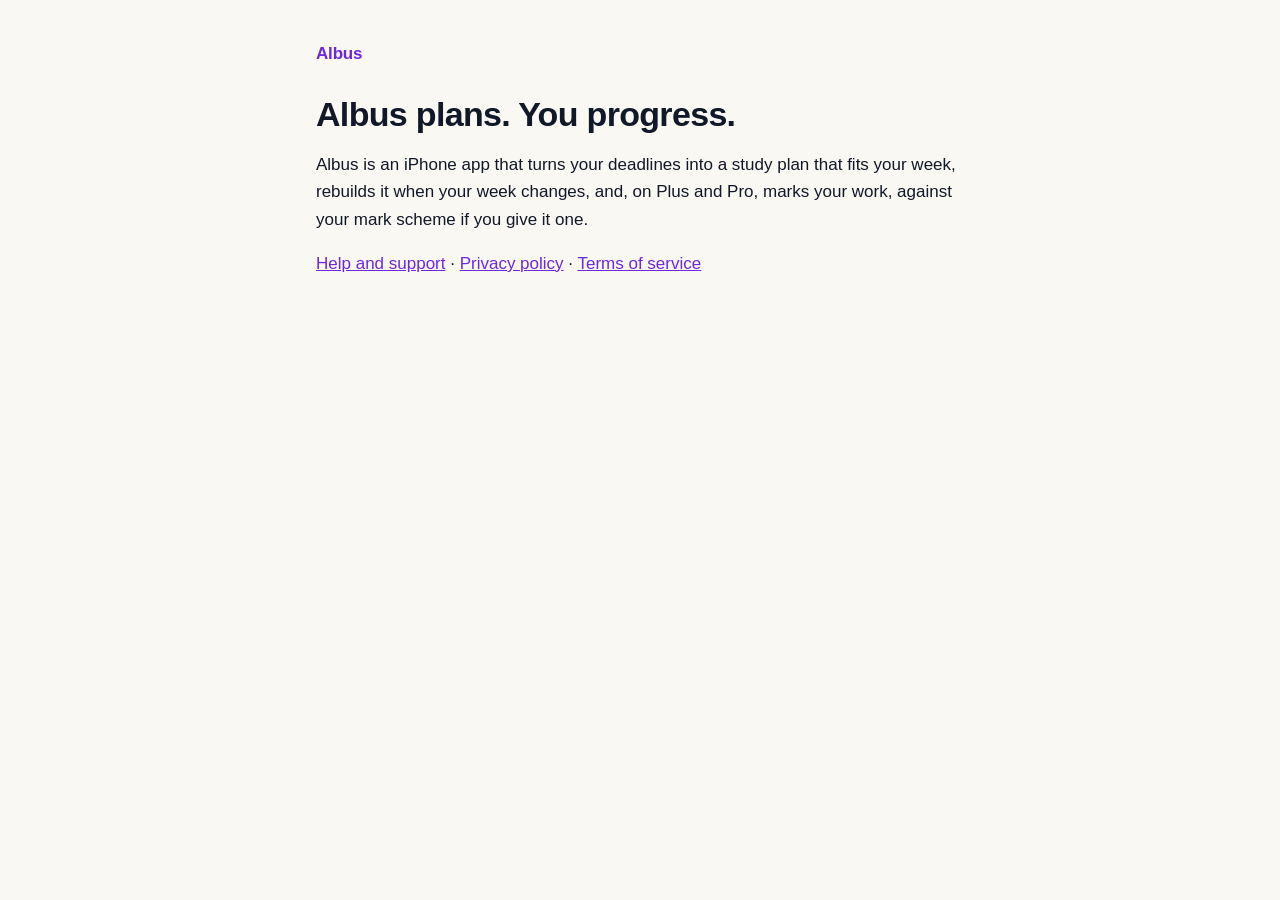
<file: website/index.html>
<!doctype html>
<html lang="en">
<head>
  <meta charset="utf-8">
  <meta name="viewport" content="width=device-width, initial-scale=1">
  <title>Albus</title>
  <meta name="description" content="Albus plans your study hours around your deadlines.">
  <link rel="stylesheet" href="style.css">
</head>
<body>
<main>
  <header><a class="brand" href="/">Albus</a></header>
  <h1>Albus plans. You progress.</h1>
  <p>Albus is an iPhone app that turns your deadlines into a study plan that fits your week,
     rebuilds it when your week changes, and, on Plus and Pro, marks your work, against your mark scheme if
     you give it one.</p>
  <p><a href="/support/">Help and support</a> · <a href="/privacy/">Privacy policy</a> · <a href="/terms/">Terms of service</a></p>
</main>
</body>
</html>
</file>
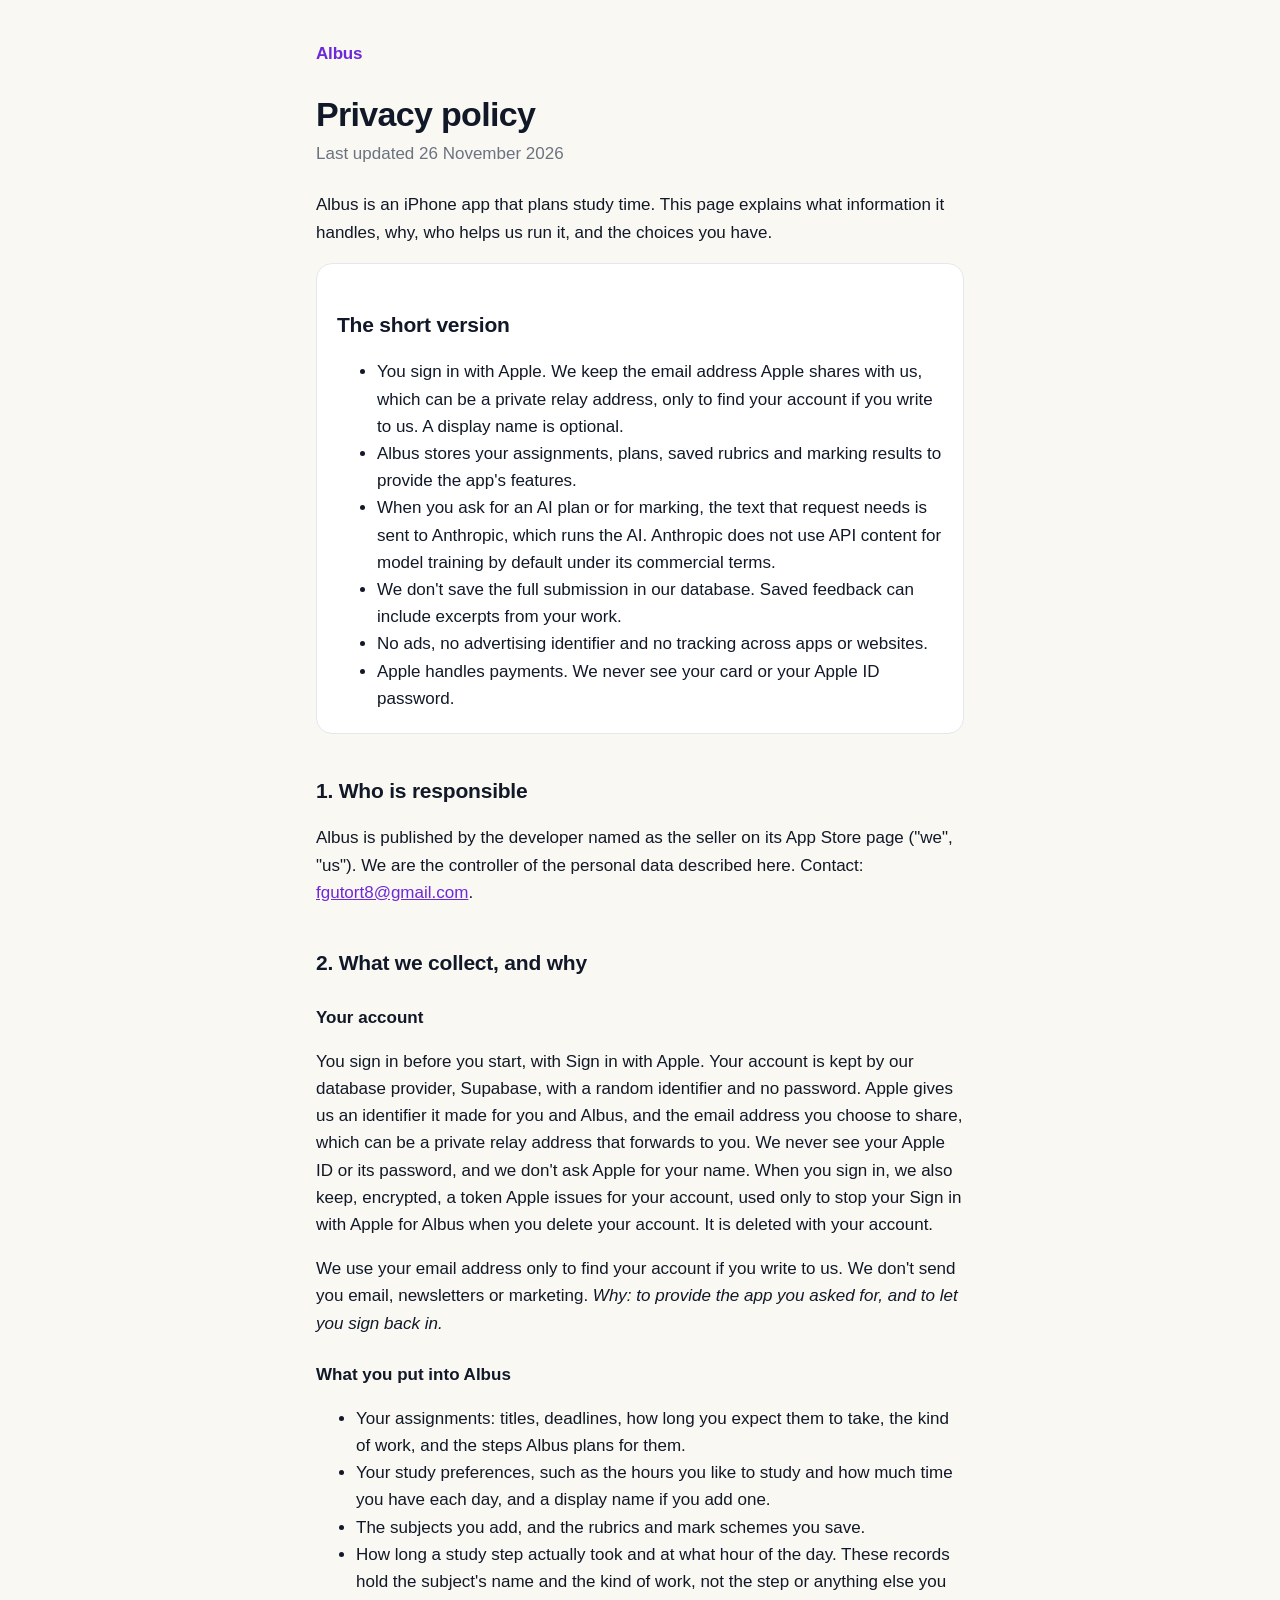
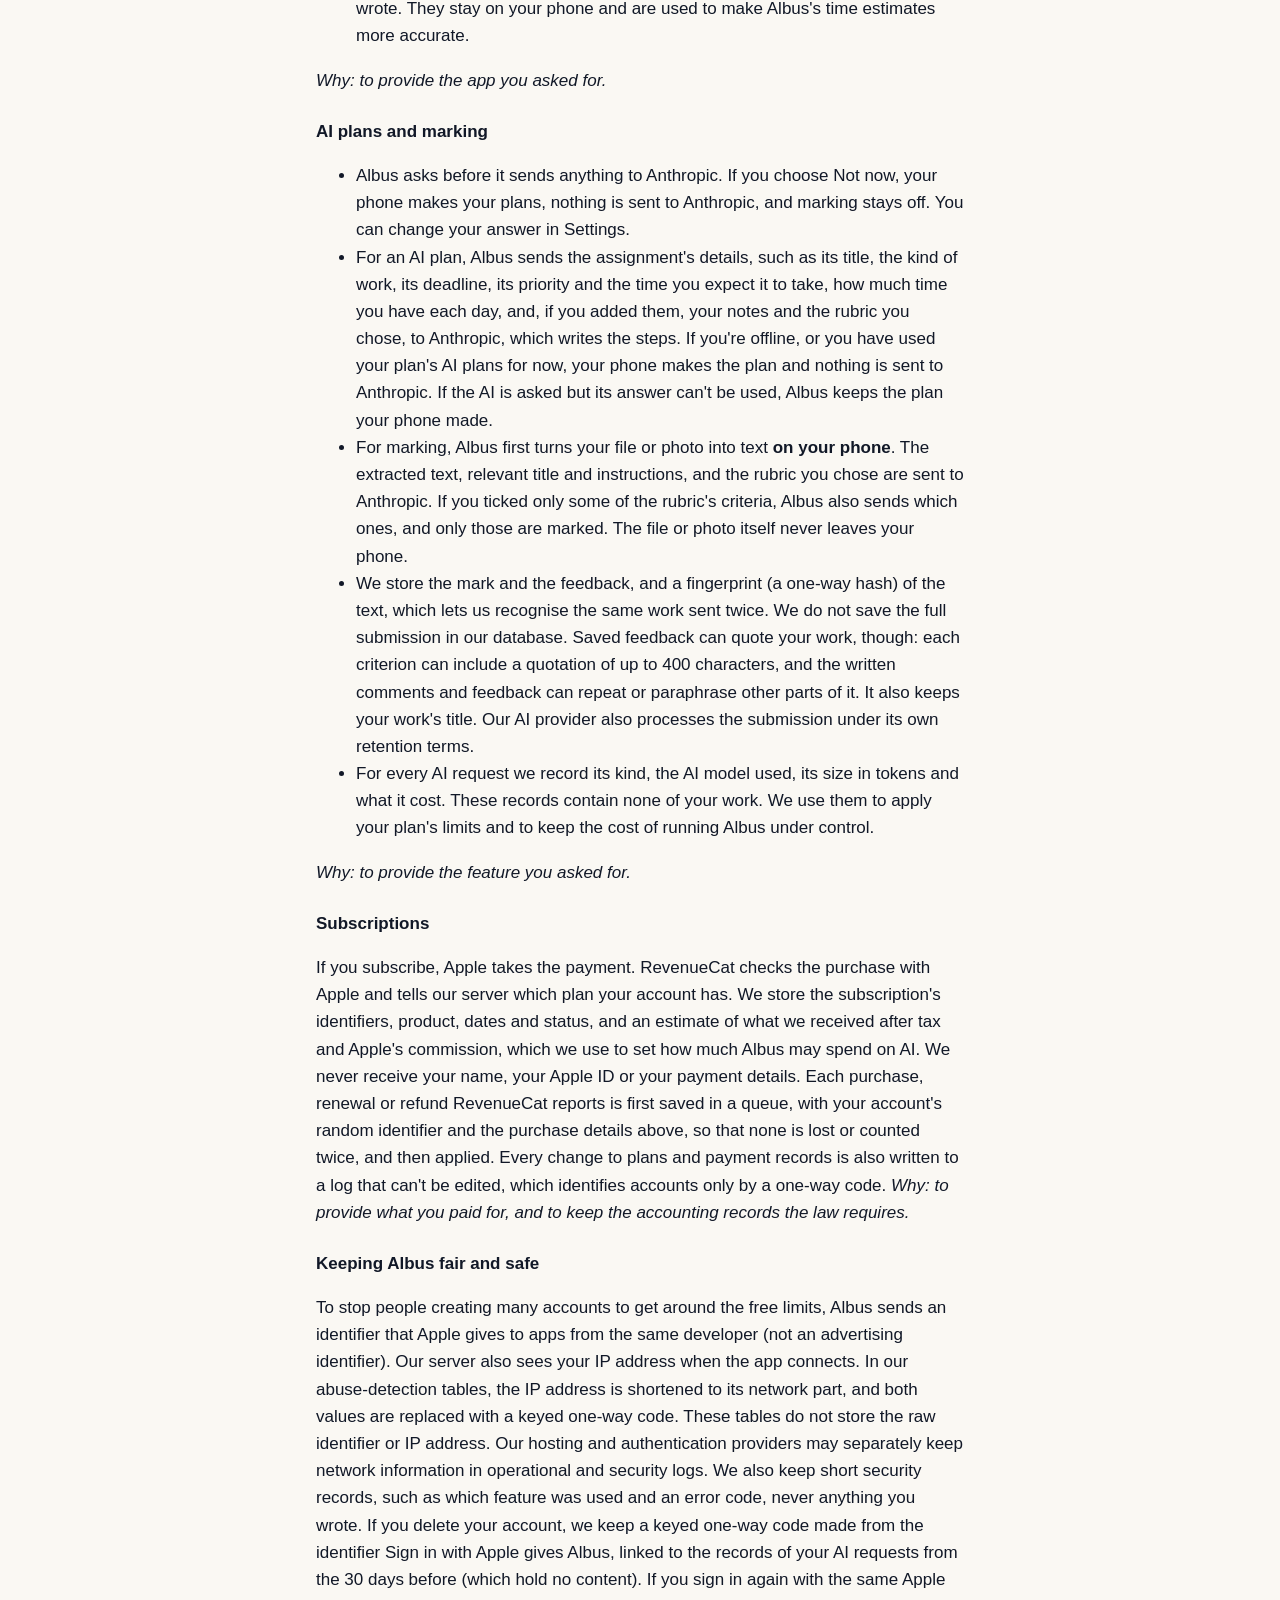
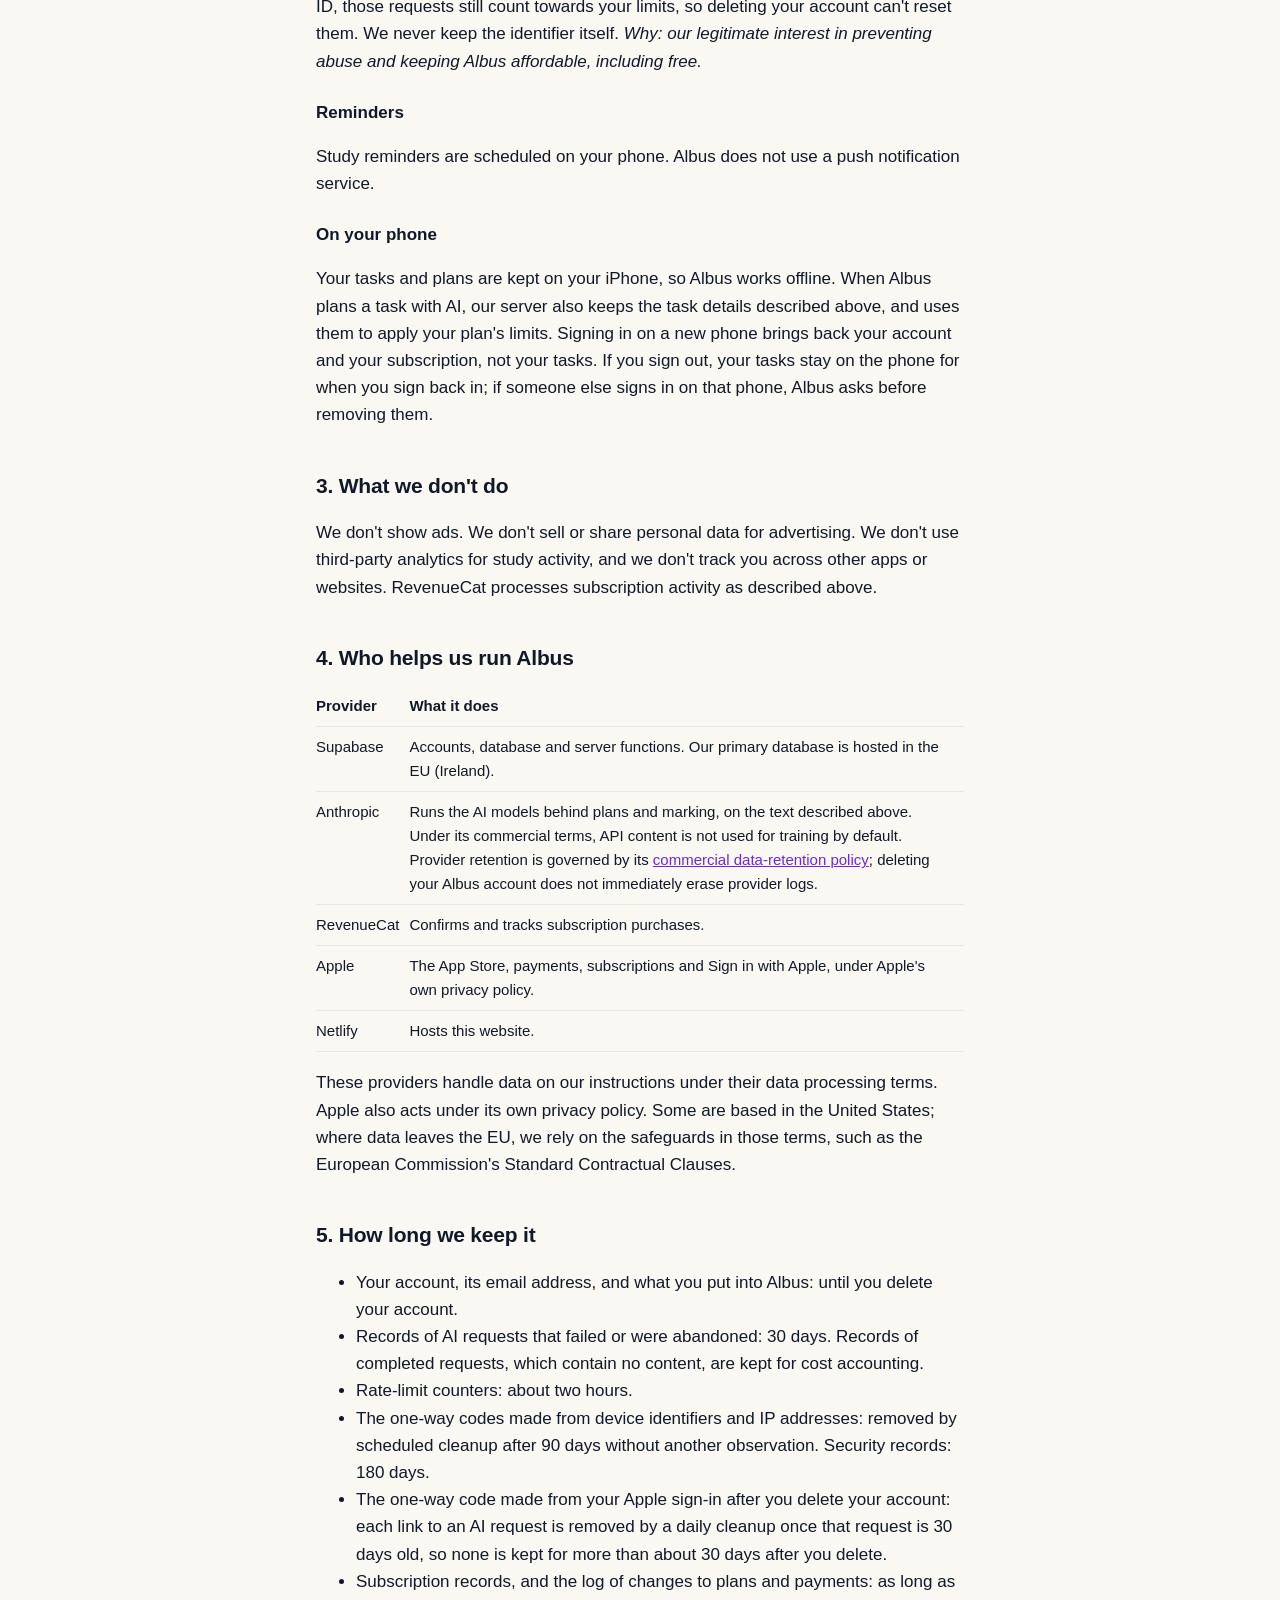
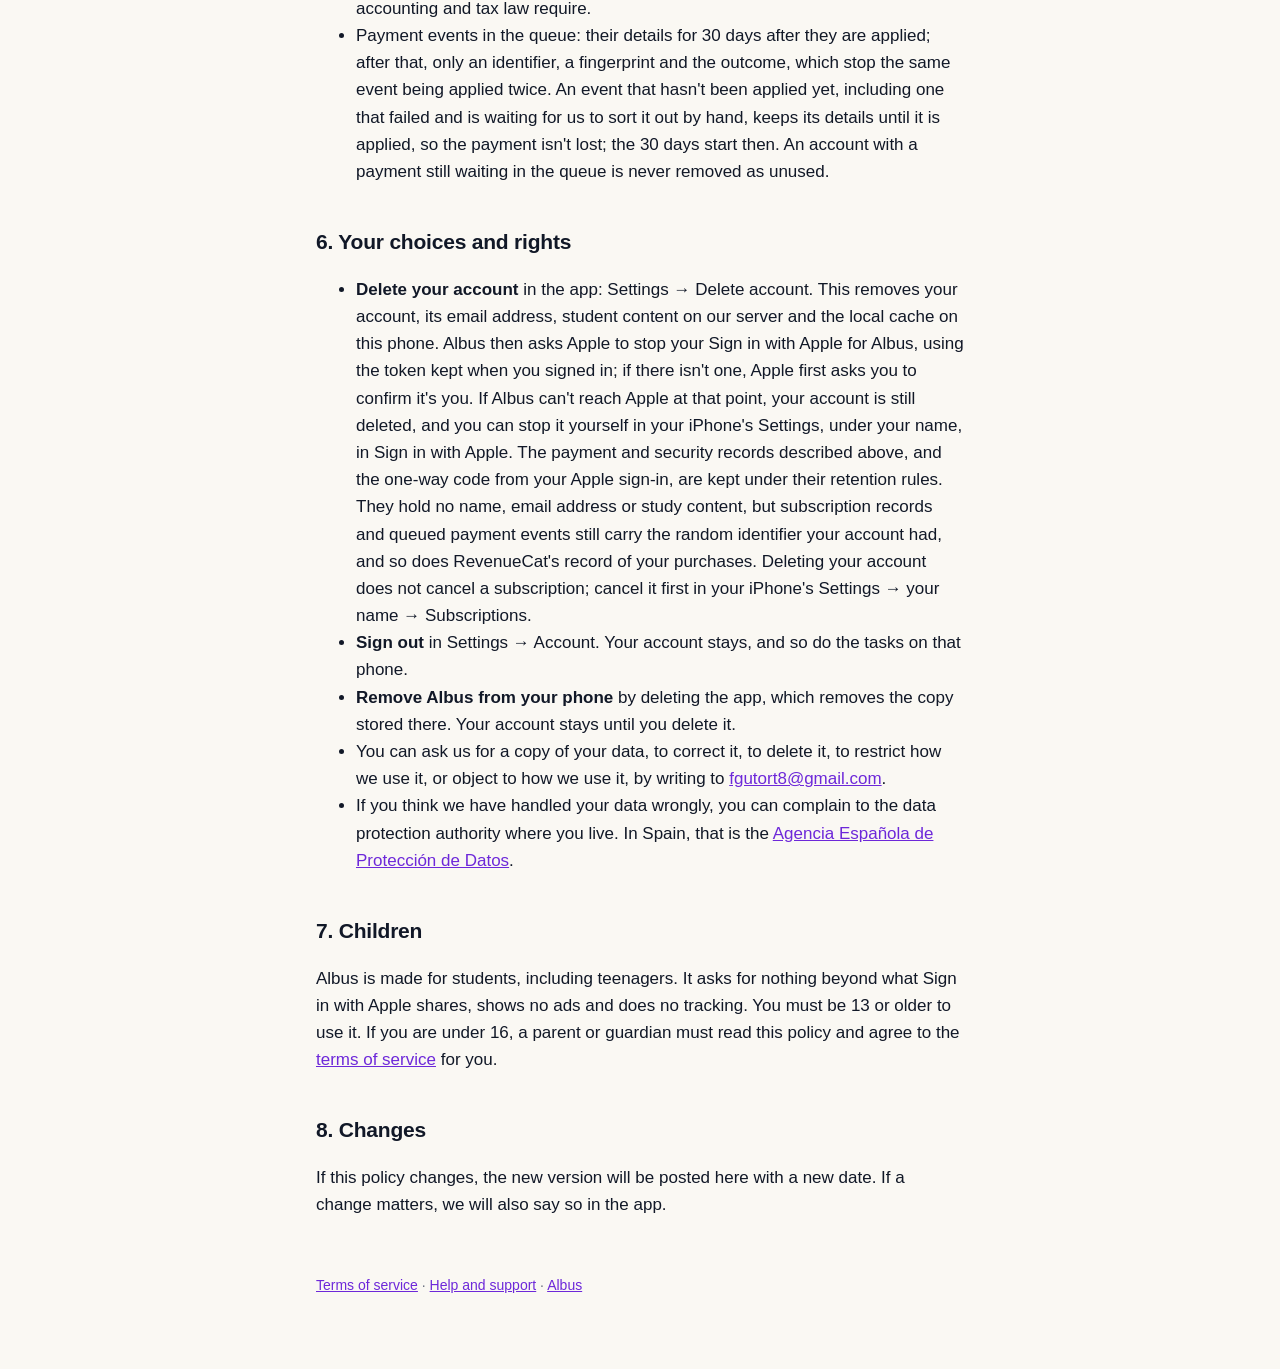
<file: website/privacy/index.html>
<!doctype html>
<html lang="en">
<head>
  <meta charset="utf-8">
  <meta name="viewport" content="width=device-width, initial-scale=1">
  <title>Albus Privacy Policy</title>
  <meta name="description" content="What Albus does with your information, who helps, and your choices.">
  <link rel="stylesheet" href="../style.css">
</head>
<body>
<main>
  <header><a class="brand" href="/">Albus</a></header>

  <h1>Privacy policy</h1>
  <p class="updated">Last updated 26 November 2026</p>

  <p>Albus is an iPhone app that plans study time. This page explains what information it
     handles, why, who helps us run it, and the choices you have.</p>

  <div class="summary">
    <h2>The short version</h2>
    <ul>
      <li>You sign in with Apple. We keep the email address Apple shares with us, which can be a private relay address, only to find your account if you write to us. A display name is optional.</li>
      <li>Albus stores your assignments, plans, saved rubrics and marking results to provide the app's features.</li>
      <li>When you ask for an AI plan or for marking, the text that request needs is sent to Anthropic,
          which runs the AI. Anthropic does not use API content for model training by default under its commercial terms.</li>
      <li>We don't save the full submission in our database. Saved feedback can include excerpts from your work.</li>
      <li>No ads, no advertising identifier and no tracking across apps or websites.</li>
      <li>Apple handles payments. We never see your card or your Apple ID password.</li>
    </ul>
  </div>

  <h2>1. Who is responsible</h2>
  <p>Albus is published by the developer named as the seller on its App Store page
     ("we", "us"). We are the controller of the personal data described here.
     Contact: <a href="mailto:fgutort8@gmail.com">fgutort8@gmail.com</a>.</p>

  <h2>2. What we collect, and why</h2>

  <h3>Your account</h3>
  <p>You sign in before you start, with Sign in with Apple. Your account is kept by our database provider,
     Supabase, with a random identifier and no password. Apple gives us an identifier it made for you and
     Albus, and the email address you choose to share, which can be a private relay address that forwards to
     you. We never see your Apple ID or its password, and we don't ask Apple for your name.
     When you sign in, we also keep, encrypted, a token Apple issues for your account, used only to stop
     your Sign in with Apple for Albus when you delete your account. It is deleted with your account.</p>
  <p>We use your email address only to find your account if you write to us. We don't send you email,
     newsletters or marketing.
     <em>Why: to provide the app you asked for, and to let you sign back in.</em></p>

  <h3>What you put into Albus</h3>
  <ul>
    <li>Your assignments: titles, deadlines, how long you expect them to take, the kind of work, and
        the steps Albus plans for them.</li>
    <li>Your study preferences, such as the hours you like to study and how much time you have each
        day, and a display name if you add one.</li>
    <li>The subjects you add, and the rubrics and mark schemes you save.</li>
    <li>How long a study step actually took and at what hour of the day. These records hold the subject's
        name and the kind of work, not the step or anything else you wrote. They stay on your phone and are
        used to make Albus's time estimates more accurate.</li>
  </ul>
  <p><em>Why: to provide the app you asked for.</em></p>

  <h3>AI plans and marking</h3>
  <ul>
    <li>Albus asks before it sends anything to Anthropic. If you choose Not now, your phone makes your
        plans, nothing is sent to Anthropic, and marking stays off. You can change your answer in Settings.</li>
    <li>For an AI plan, Albus sends the assignment's details, such as its title, the kind of work, its
        deadline, its priority and the time you expect it to take, how much time you have each day, and,
        if you added them, your notes and the rubric you chose, to Anthropic, which writes the steps.
        If you're offline, or you have used your plan's AI plans for now, your phone makes the plan and
        nothing is sent to Anthropic. If the AI is asked but its answer can't be used, Albus keeps the
        plan your phone made.</li>
    <li>For marking, Albus first turns your file or photo into text <strong>on your phone</strong>.
        The extracted text, relevant title and instructions, and the rubric you chose are sent to Anthropic.
        If you ticked only some of the rubric's criteria, Albus also sends which ones, and only those are marked.
        The file or photo itself never leaves your phone.</li>
    <li>We store the mark and the feedback, and a fingerprint (a one-way hash) of the text, which lets us
        recognise the same work sent twice. We do not save the full submission in our database. Saved feedback can
        quote your work, though: each criterion can include a quotation of up to 400 characters, and the written
        comments and feedback can repeat or paraphrase other parts of it. It also keeps your work's title. Our AI
        provider also processes the submission under its own retention terms.</li>
    <li>For every AI request we record its kind, the AI model used, its size in tokens and what it cost.
        These records contain none of your work. We use them to apply your plan's limits and to keep the
        cost of running Albus under control.</li>
  </ul>
  <p><em>Why: to provide the feature you asked for.</em></p>

  <h3>Subscriptions</h3>
  <p>If you subscribe, Apple takes the payment. RevenueCat checks the purchase with Apple and tells our
     server which plan your account has. We store the subscription's identifiers, product, dates and
     status, and an estimate of what we received after tax and Apple's commission, which we use to set
     how much Albus may spend on AI. We never receive your name, your Apple ID or your payment details.
     Each purchase, renewal or refund RevenueCat reports is first saved in a queue, with your account's
     random identifier and the purchase details above, so that none is lost or counted twice, and then
     applied. Every change to plans and payment records is also written to a log that can't be edited,
     which identifies accounts only by a one-way code.
     <em>Why: to provide what you paid for, and to keep the accounting records the law requires.</em></p>

  <h3>Keeping Albus fair and safe</h3>
  <p>To stop people creating many accounts to get around the free limits, Albus sends an identifier that
     Apple gives to apps from the same developer (not an advertising identifier). Our server also sees
     your IP address when the app connects. In our abuse-detection tables, the IP address is shortened to its
     network part, and both values are replaced with a keyed one-way code. These tables do not store the raw identifier or IP address. Our hosting and authentication providers may separately keep network information in operational and security logs. We also keep short security records, such as which feature was
     used and an error code, never anything you wrote.
     If you delete your account, we keep a keyed one-way code made from the identifier Sign in with Apple
     gives Albus, linked to the records of your AI requests from the 30 days before (which hold no content).
     If you sign in again with the same Apple ID, those requests still count towards your limits, so deleting
     your account can't reset them. We never keep the identifier itself.
     <em>Why: our legitimate interest in preventing abuse and keeping Albus affordable, including free.</em></p>
  <h3>Reminders</h3>
  <p>Study reminders are scheduled on your phone. Albus does not use a push notification service.</p>

  <h3>On your phone</h3>
  <p>Your tasks and plans are kept on your iPhone, so Albus works offline. When Albus plans a task with
     AI, our server also keeps the task details described above, and uses them to apply your plan's
     limits. Signing in on a new phone brings back your account and your subscription, not your tasks.
     If you sign out, your tasks stay on the phone for when you sign back in; if someone else signs in
     on that phone, Albus asks before removing them.</p>

  <h2>3. What we don't do</h2>
  <p>We don't show ads. We don't sell or share personal data for advertising. We don't use third-party
     analytics for study activity, and we don't track you across other apps or websites. RevenueCat processes subscription activity as described above.</p>

  <h2>4. Who helps us run Albus</h2>
  <table>
    <tr><th>Provider</th><th>What it does</th></tr>
    <tr><td>Supabase</td><td>Accounts, database and server functions. Our primary database is hosted in the EU (Ireland).</td></tr>
    <tr><td>Anthropic</td><td>Runs the AI models behind plans and marking, on the text described above.
        Under its commercial terms, API content is not used for training by default. Provider retention is governed by its <a href="https://privacy.claude.com/en/articles/7996866-how-long-do-you-store-my-organization-s-data">commercial data-retention policy</a>; deleting your Albus account does not immediately erase provider logs.</td></tr>
    <tr><td>RevenueCat</td><td>Confirms and tracks subscription purchases.</td></tr>
    <tr><td>Apple</td><td>The App Store, payments, subscriptions and Sign in with Apple, under Apple's own privacy policy.</td></tr>
    <tr><td>Netlify</td><td>Hosts this website.</td></tr>
  </table>
  <p>These providers handle data on our instructions under their data processing terms. Apple also acts
     under its own privacy policy. Some are based
     in the United States; where data leaves the EU, we rely on the safeguards in those terms, such as the
     European Commission's Standard Contractual Clauses.</p>

  <h2>5. How long we keep it</h2>
  <ul>
    <li>Your account, its email address, and what you put into Albus: until you delete your account.</li>
    <li>Records of AI requests that failed or were abandoned: 30 days. Records of completed requests,
        which contain no content, are kept for cost accounting.</li>
    <li>Rate-limit counters: about two hours.</li>
    <li>The one-way codes made from device identifiers and IP addresses: removed by scheduled cleanup after 90 days without another observation. Security records: 180 days.</li>
    <li>The one-way code made from your Apple sign-in after you delete your account: each link to an AI request
        is removed by a daily cleanup once that request is 30 days old, so none is kept for more than about
        30 days after you delete.</li>
    <li>Subscription records, and the log of changes to plans and payments: as long as accounting and tax law require.</li>
    <li>Payment events in the queue: their details for 30 days after they are applied; after that, only an identifier,
        a fingerprint and the outcome, which stop the same event being applied twice. An event that hasn't been
        applied yet, including one that failed and is waiting for us to sort it out by hand, keeps its details until
        it is applied, so the payment isn't lost; the 30 days start then. An account with a payment still waiting in
        the queue is never removed as unused.</li>
  </ul>

  <h2>6. Your choices and rights</h2>
  <ul>
    <li><strong>Delete your account</strong> in the app: Settings → Delete account. This removes your
        account, its email address, student content on our server and the local cache on this phone. Albus
        then asks Apple to stop your Sign in with Apple for Albus, using the token kept when you signed in; if
        there isn't one, Apple first asks you to confirm it's you. If Albus can't reach Apple at that
        point, your account is still deleted, and you can stop it yourself in your iPhone's Settings, under
        your name, in Sign in with Apple. The payment and security records
        described above, and the one-way code from your Apple sign-in, are kept under their retention rules. They hold no name, email address or study
        content, but subscription records and queued payment events still carry the random identifier your
        account had, and so does RevenueCat's record of your purchases. Deleting your account does not cancel
        a subscription; cancel it first in your iPhone's Settings → your name → Subscriptions.</li>
    <li><strong>Sign out</strong> in Settings → Account. Your account stays, and so do the tasks on that phone.</li>
    <li><strong>Remove Albus from your phone</strong> by deleting the app, which removes the copy stored there.
        Your account stays until you delete it.</li>
    <li>You can ask us for a copy of your data, to correct it, to delete it, to restrict how we use it,
        or object to how we use it, by writing to <a href="mailto:fgutort8@gmail.com">fgutort8@gmail.com</a>.</li>
    <li>If you think we have handled your data wrongly, you can complain to the data protection
        authority where you live. In Spain, that is the
        <a href="https://www.aepd.es">Agencia Española de Protección de Datos</a>.</li>
  </ul>

  <h2>7. Children</h2>
  <p>Albus is made for students, including teenagers. It asks for nothing beyond what Sign in with Apple
     shares, shows no ads and does no tracking. You must be 13 or older to use it. If you are under 16, a parent or guardian must
     read this policy and agree to the <a href="/terms/">terms of service</a> for you.</p>

  <h2>8. Changes</h2>
  <p>If this policy changes, the new version will be posted here with a new date. If a change matters,
     we will also say so in the app.</p>

  <footer><a href="/terms/">Terms of service</a> · <a href="/support/">Help and support</a> · <a href="/">Albus</a></footer>
</main>
</body>
</html>
</file>
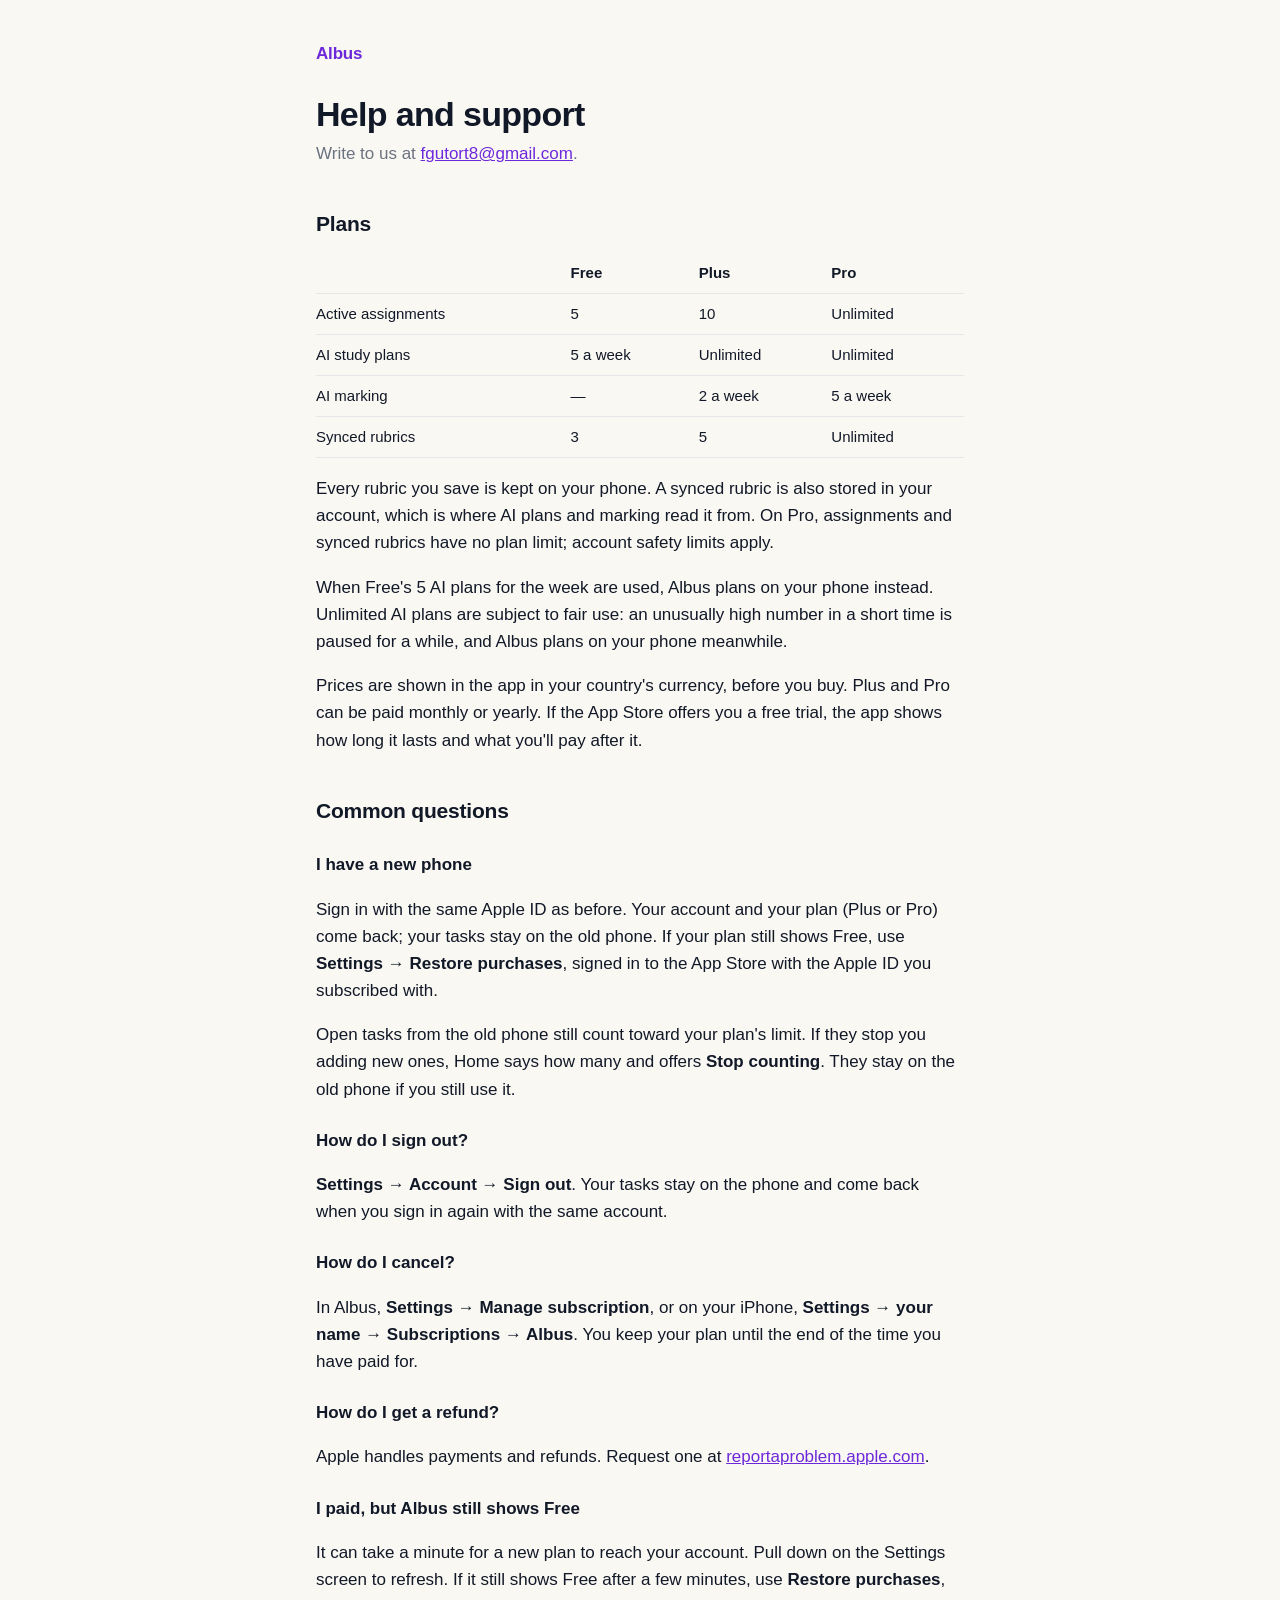
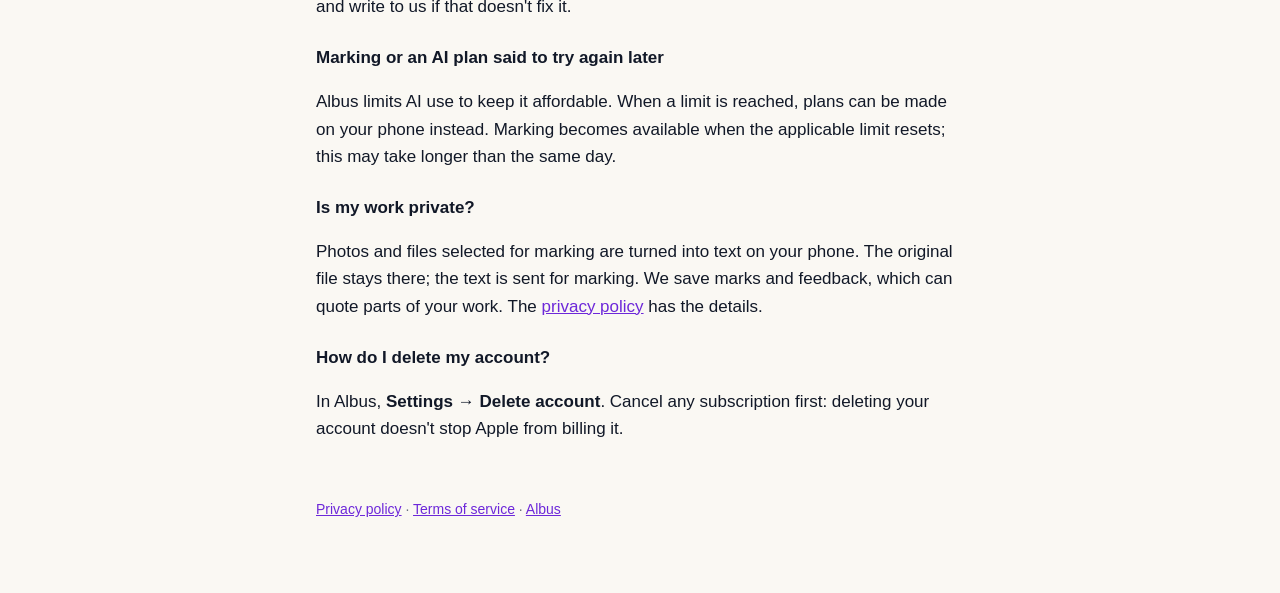
<file: website/support/index.html>
<!doctype html>
<html lang="en">
<head>
  <meta charset="utf-8">
  <meta name="viewport" content="width=device-width, initial-scale=1">
  <title>Albus Support</title>
  <meta name="description" content="Help with Albus: plans, subscriptions, restoring and cancelling.">
  <link rel="stylesheet" href="../style.css">
</head>
<body>
<main>
  <header><a class="brand" href="/">Albus</a></header>

  <h1>Help and support</h1>
  <p class="updated">Write to us at <a href="mailto:fgutort8@gmail.com">fgutort8@gmail.com</a>.</p>

  <h2>Plans</h2>
  <table>
    <tr><th></th><th>Free</th><th>Plus</th><th>Pro</th></tr>
    <tr><td>Active assignments</td><td>5</td><td>10</td><td>Unlimited</td></tr>
    <tr><td>AI study plans</td><td>5 a week</td><td>Unlimited</td><td>Unlimited</td></tr>
    <tr><td>AI marking</td><td>—</td><td>2 a week</td><td>5 a week</td></tr>
    <tr><td>Synced rubrics</td><td>3</td><td>5</td><td>Unlimited</td></tr>
  </table>
  <p>Every rubric you save is kept on your phone. A synced rubric is also stored in your account, which is
     where AI plans and marking read it from. On Pro, assignments and synced rubrics have no plan limit;
     account safety limits apply.</p>
  <p>When Free's 5 AI plans for the week are used, Albus plans on your phone instead. Unlimited AI plans
     are subject to fair use: an unusually high number in a short time is paused for a while, and Albus
     plans on your phone meanwhile.</p>
  <p>Prices are shown in the app in your country's currency, before you buy. Plus and Pro can be paid
     monthly or yearly. If the App Store offers you a free trial, the app shows how long it lasts and what
     you'll pay after it.</p>

  <h2>Common questions</h2>

  <h3>I have a new phone</h3>
  <p>Sign in with the same Apple ID as before. Your account and your plan (Plus or Pro) come back; your tasks stay on the old phone. If your plan still shows Free, use
     <strong>Settings → Restore purchases</strong>, signed in to the App Store with the Apple ID you
     subscribed with.</p>
  <p>Open tasks from the old phone still count toward your plan's limit. If they stop you adding new ones,
     Home says how many and offers <strong>Stop counting</strong>. They stay on the old phone if you still
     use it.</p>

  <h3>How do I sign out?</h3>
  <p><strong>Settings → Account → Sign out</strong>. Your tasks stay on the phone and come back when you
     sign in again with the same account.</p>


  <h3>How do I cancel?</h3>
  <p>In Albus, <strong>Settings → Manage subscription</strong>, or on your iPhone,
     <strong>Settings → your name → Subscriptions → Albus</strong>. You keep your plan until the end of
     the time you have paid for.</p>

  <h3>How do I get a refund?</h3>
  <p>Apple handles payments and refunds. Request one at
     <a href="https://reportaproblem.apple.com">reportaproblem.apple.com</a>.</p>

  <h3>I paid, but Albus still shows Free</h3>
  <p>It can take a minute for a new plan to reach your account. Pull down on the Settings screen to
     refresh. If it still shows Free after a few minutes, use <strong>Restore purchases</strong>, and write
     to us if that doesn't fix it.</p>

  <h3>Marking or an AI plan said to try again later</h3>
  <p>Albus limits AI use to keep it affordable. When a limit is reached, plans can be made on your phone instead. Marking becomes available when the applicable limit resets; this may take longer than the same day.</p>

  <h3>Is my work private?</h3>
  <p>Photos and files selected for marking are turned into text on your phone. The original file stays there; the text is sent for marking. We save marks and feedback, which can quote parts of your work. The <a href="/privacy/">privacy policy</a> has the details.</p>

  <h3>How do I delete my account?</h3>
  <p>In Albus, <strong>Settings → Delete account</strong>. Cancel any subscription first: deleting your
     account doesn't stop Apple from billing it.</p>

  <footer><a href="/privacy/">Privacy policy</a> · <a href="/terms/">Terms of service</a> · <a href="/">Albus</a></footer>
</main>
</body>
</html>
</file>
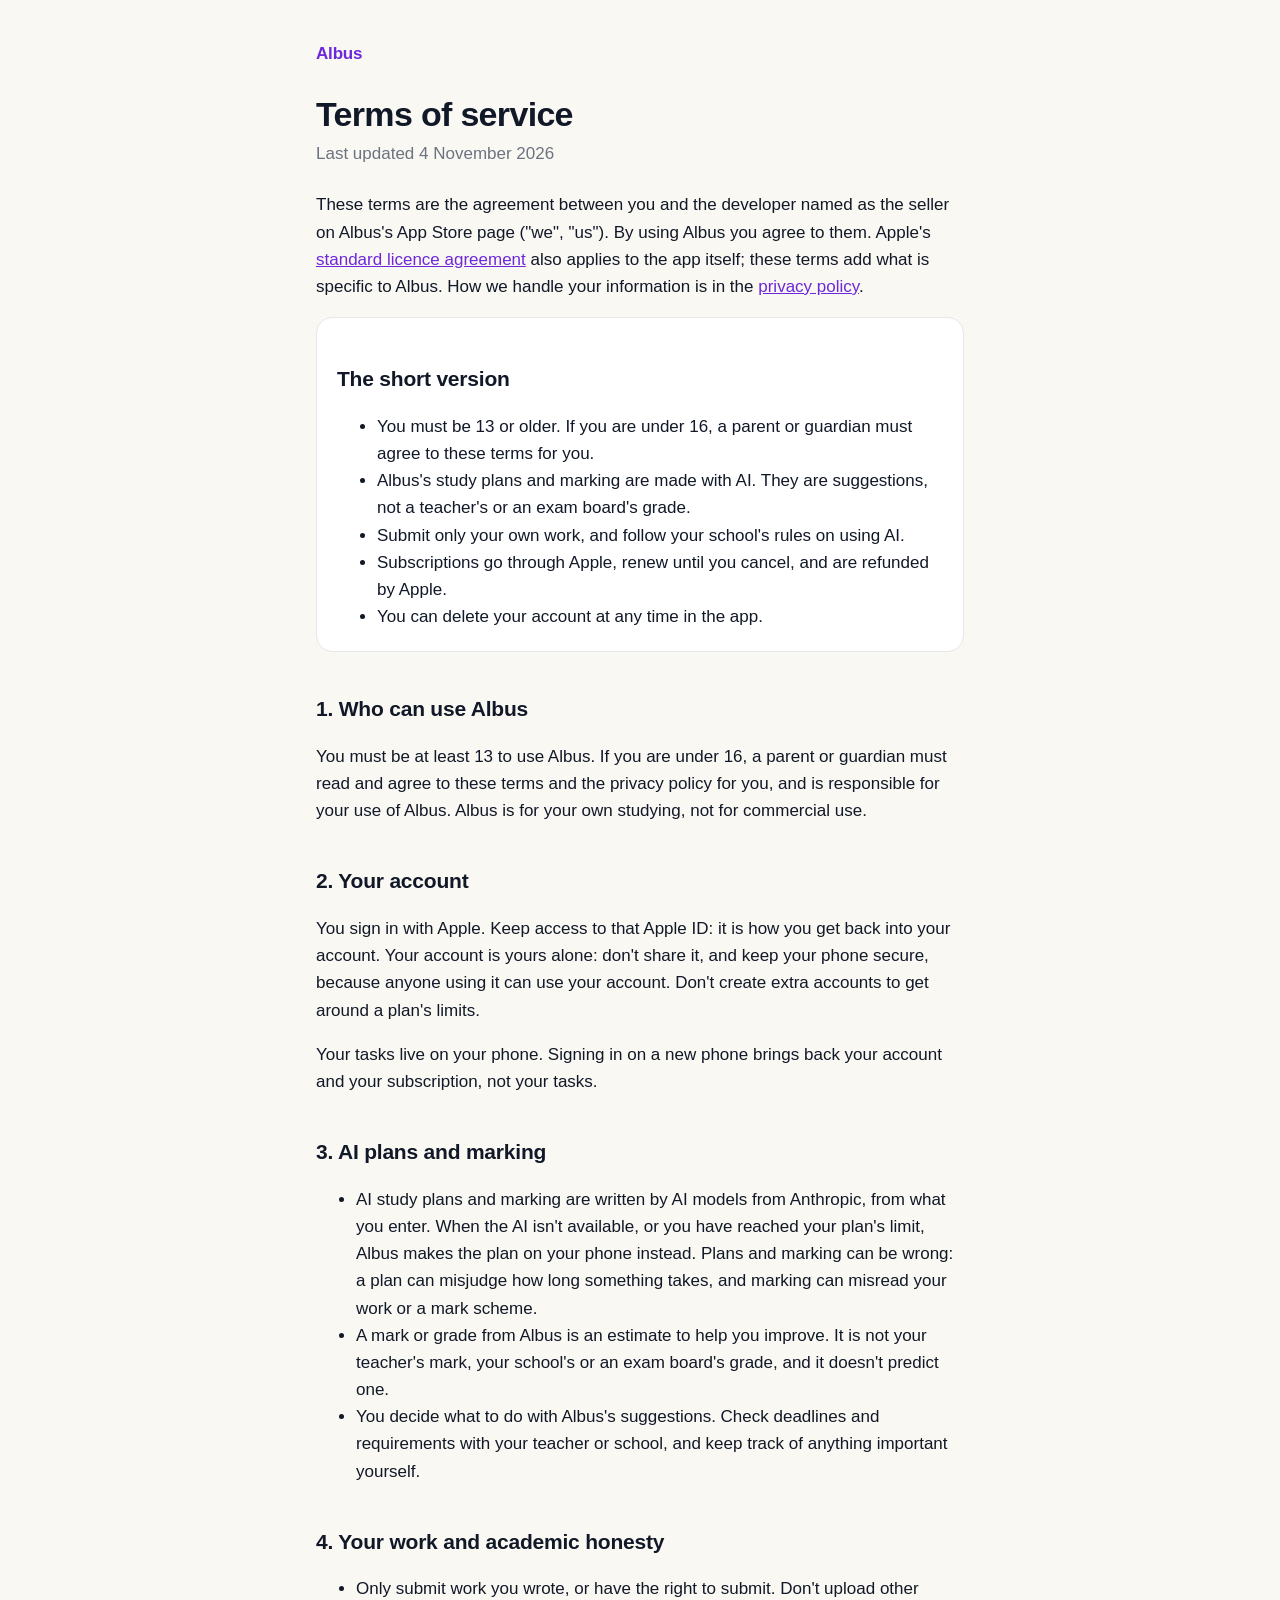
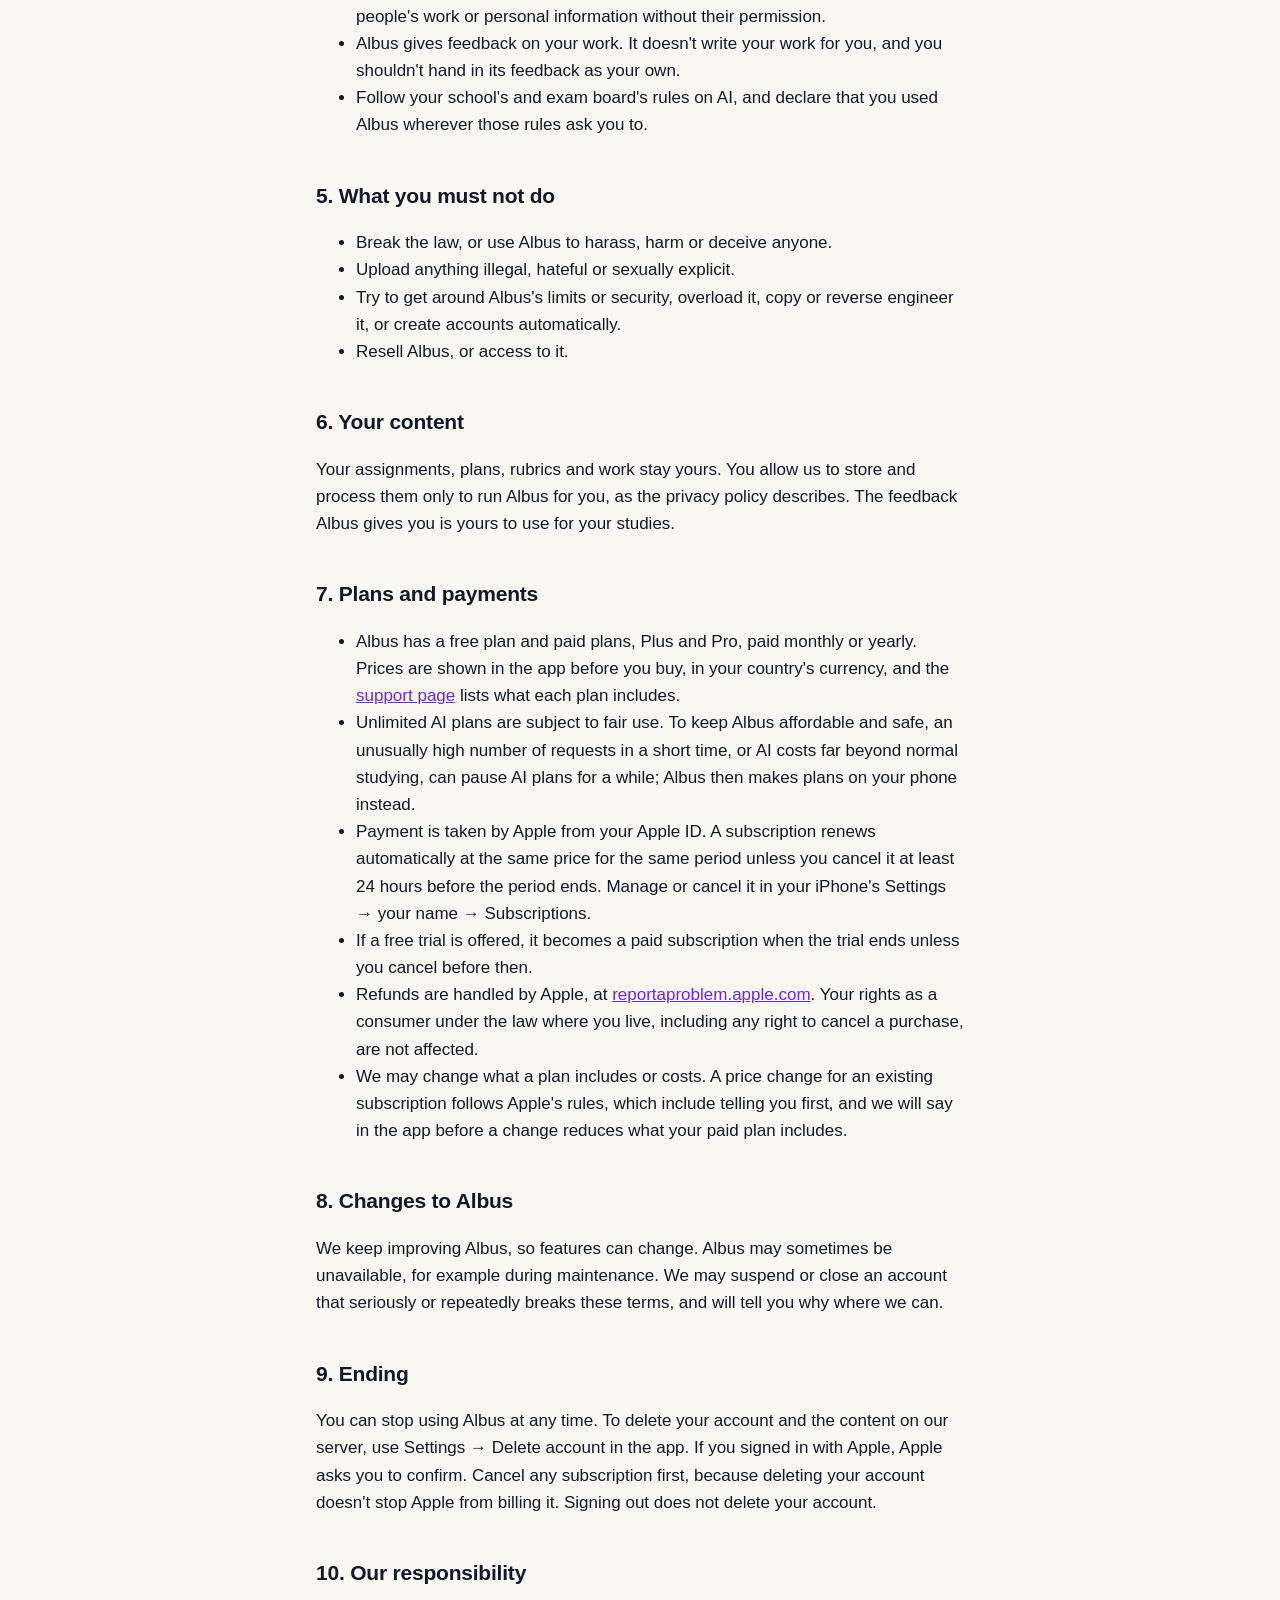
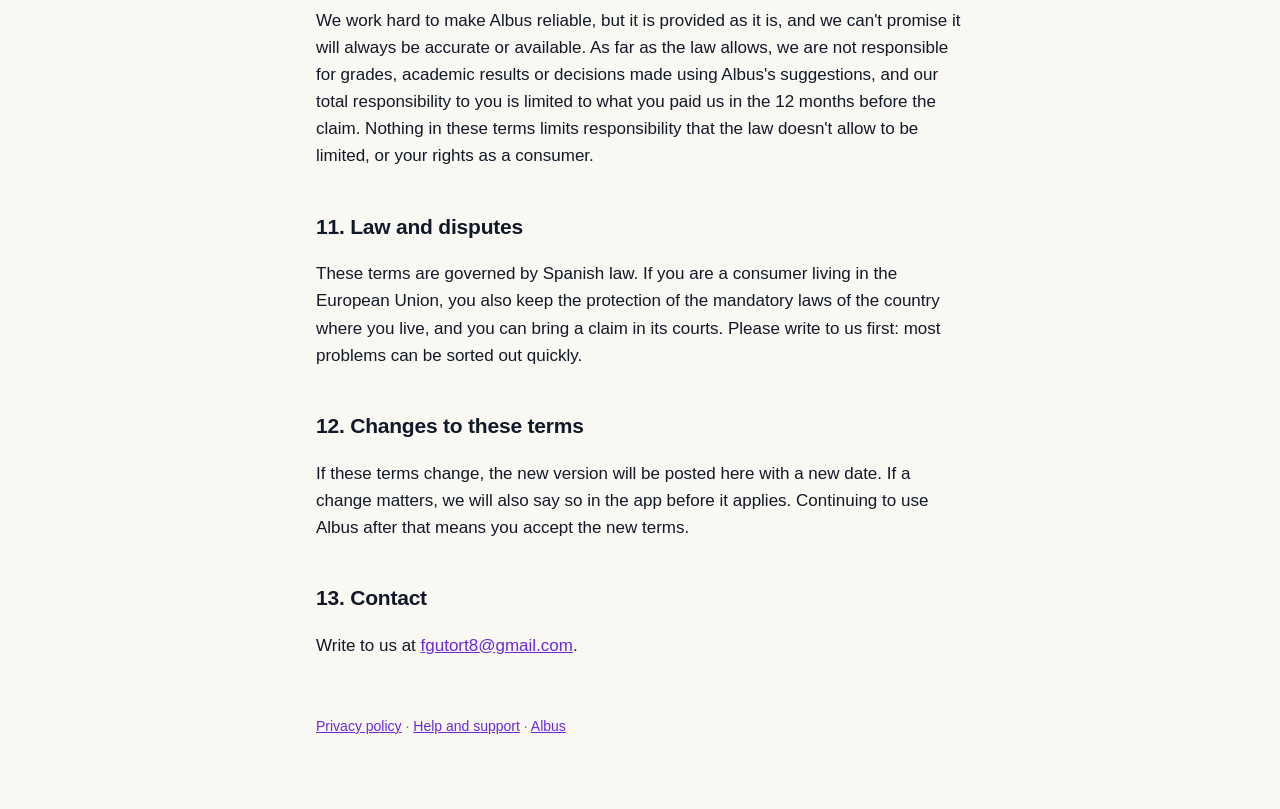
<file: website/terms/index.html>
<!doctype html>
<html lang="en">
<head>
  <meta charset="utf-8">
  <meta name="viewport" content="width=device-width, initial-scale=1">
  <title>Albus Terms of Service</title>
  <meta name="description" content="The rules for using Albus: who can use it, what its AI plans and marking are, and how subscriptions work.">
  <link rel="stylesheet" href="../style.css">
</head>
<body>
<main>
  <header><a class="brand" href="/">Albus</a></header>

  <h1>Terms of service</h1>
  <p class="updated">Last updated 4 November 2026</p>

  <p>These terms are the agreement between you and the developer named as the seller on Albus's
     App Store page ("we", "us"). By using Albus you agree to them. Apple's
     <a href="https://www.apple.com/legal/internet-services/itunes/dev/stdeula/">standard licence agreement</a>
     also applies to the app itself; these terms add what is specific to Albus. How we handle your
     information is in the <a href="/privacy/">privacy policy</a>.</p>

  <div class="summary">
    <h2>The short version</h2>
    <ul>
      <li>You must be 13 or older. If you are under 16, a parent or guardian must agree to these terms for you.</li>
      <li>Albus's study plans and marking are made with AI. They are suggestions, not a teacher's or an exam board's grade.</li>
      <li>Submit only your own work, and follow your school's rules on using AI.</li>
      <li>Subscriptions go through Apple, renew until you cancel, and are refunded by Apple.</li>
      <li>You can delete your account at any time in the app.</li>
    </ul>
  </div>

  <h2>1. Who can use Albus</h2>
  <p>You must be at least 13 to use Albus. If you are under 16, a parent or guardian must read and
     agree to these terms and the privacy policy for you, and is responsible for your use of Albus.
     Albus is for your own studying, not for commercial use.</p>

  <h2>2. Your account</h2>
  <p>You sign in with Apple. Keep access to that Apple ID: it is how you get back into your account. Your account is yours alone: don't share it, and
     keep your phone secure, because anyone using it can use your account. Don't create extra accounts to
     get around a plan's limits.</p>
  <p>Your tasks live on your phone. Signing in on a new phone brings back your account and your
     subscription, not your tasks.</p>

  <h2>3. AI plans and marking</h2>
  <ul>
    <li>AI study plans and marking are written by AI models from Anthropic, from what you enter.
        When the AI isn't available, or you have reached your plan's limit, Albus makes the plan on your
        phone instead. Plans and marking can be wrong: a plan can misjudge how long something takes, and marking can misread your work
        or a mark scheme.</li>
    <li>A mark or grade from Albus is an estimate to help you improve. It is not your teacher's mark,
        your school's or an exam board's grade, and it doesn't predict one.</li>
    <li>You decide what to do with Albus's suggestions. Check deadlines and requirements with your
        teacher or school, and keep track of anything important yourself.</li>
  </ul>

  <h2>4. Your work and academic honesty</h2>
  <ul>
    <li>Only submit work you wrote, or have the right to submit. Don't upload other people's work
        or personal information without their permission.</li>
    <li>Albus gives feedback on your work. It doesn't write your work for you, and you shouldn't
        hand in its feedback as your own.</li>
    <li>Follow your school's and exam board's rules on AI, and declare that you used Albus wherever
        those rules ask you to.</li>
  </ul>

  <h2>5. What you must not do</h2>
  <ul>
    <li>Break the law, or use Albus to harass, harm or deceive anyone.</li>
    <li>Upload anything illegal, hateful or sexually explicit.</li>
    <li>Try to get around Albus's limits or security, overload it, copy or reverse engineer it, or
        create accounts automatically.</li>
    <li>Resell Albus, or access to it.</li>
  </ul>

  <h2>6. Your content</h2>
  <p>Your assignments, plans, rubrics and work stay yours. You allow us to store and process them
     only to run Albus for you, as the privacy policy describes. The feedback Albus gives you is yours
     to use for your studies.</p>

  <h2>7. Plans and payments</h2>
  <ul>
    <li>Albus has a free plan and paid plans, Plus and Pro, paid monthly or yearly. Prices are shown
        in the app before you buy, in your country's currency, and the
        <a href="/support/">support page</a> lists what each plan includes.</li>
    <li>Unlimited AI plans are subject to fair use. To keep Albus affordable and safe, an unusually
        high number of requests in a short time, or AI costs far beyond normal studying, can pause AI
        plans for a while; Albus then makes plans on your phone instead.</li>
    <li>Payment is taken by Apple from your Apple ID. A subscription renews automatically at the same
        price for the same period unless you cancel it at least 24 hours before the period ends.
        Manage or cancel it in your iPhone's Settings → your name → Subscriptions.</li>
    <li>If a free trial is offered, it becomes a paid subscription when the trial ends unless you
        cancel before then.</li>
    <li>Refunds are handled by Apple, at <a href="https://reportaproblem.apple.com">reportaproblem.apple.com</a>.
        Your rights as a consumer under the law where you live, including any right to cancel a
        purchase, are not affected.</li>
    <li>We may change what a plan includes or costs. A price change for an existing subscription
        follows Apple's rules, which include telling you first, and we will say in the app before a
        change reduces what your paid plan includes.</li>
  </ul>

  <h2>8. Changes to Albus</h2>
  <p>We keep improving Albus, so features can change. Albus may sometimes be unavailable, for
     example during maintenance. We may suspend or close an account that seriously or repeatedly
     breaks these terms, and will tell you why where we can.</p>

  <h2>9. Ending</h2>
  <p>You can stop using Albus at any time. To delete your account and the content on our server, use
     Settings → Delete account in the app. If you signed in with Apple, Apple asks you to confirm. Cancel any subscription first, because deleting your
     account doesn't stop Apple from billing it. Signing out does not delete your account.</p>

  <h2>10. Our responsibility</h2>
  <p>We work hard to make Albus reliable, but it is provided as it is, and we can't promise it will
     always be accurate or available. As far as the law allows, we are not responsible for grades,
     academic results or decisions made using Albus's suggestions, and our total responsibility to
     you is limited to what you paid us in the 12 months before the claim. Nothing in these terms
     limits responsibility that the law doesn't allow to be limited, or your rights as a consumer.</p>

  <h2>11. Law and disputes</h2>
  <p>These terms are governed by Spanish law. If you are a consumer living in the European Union,
     you also keep the protection of the mandatory laws of the country where you live, and you can
     bring a claim in its courts. Please write to us first: most problems can be sorted out quickly.</p>

  <h2>12. Changes to these terms</h2>
  <p>If these terms change, the new version will be posted here with a new date. If a change
     matters, we will also say so in the app before it applies. Continuing to use Albus after that
     means you accept the new terms.</p>

  <h2>13. Contact</h2>
  <p>Write to us at <a href="mailto:fgutort8@gmail.com">fgutort8@gmail.com</a>.</p>

  <footer><a href="/privacy/">Privacy policy</a> · <a href="/support/">Help and support</a> · <a href="/">Albus</a></footer>
</main>
</body>
</html>
</file>
<file: website/style.css>
:root {
  --page: #faf8f3;
  --ink: #111827;
  --muted: #6b7280;
  --violet: #6d28d9;
  --card: #ffffff;
  --border: #e5e7eb;
  color-scheme: light dark;
}

@media (prefers-color-scheme: dark) {
  :root {
    --page: #14101f;
    --ink: #f3f4f6;
    --muted: #a1a1aa;
    --violet: #a78bfa;
    --card: #1e1830;
    --border: #2e2645;
  }
}

* { box-sizing: border-box; }

body {
  margin: 0;
  background: var(--page);
  color: var(--ink);
  font: 17px/1.6 -apple-system, BlinkMacSystemFont, "SF Pro Text", "Segoe UI", Roboto, sans-serif;
  -webkit-text-size-adjust: 100%;
}

main {
  max-width: 680px;
  margin: 0 auto;
  padding: 40px 16px 72px;
}

header a.brand {
  color: var(--violet);
  font-weight: 700;
  text-decoration: none;
  letter-spacing: -0.01em;
}

h1 {
  font-size: 34px;
  line-height: 1.15;
  letter-spacing: -0.02em;
  margin: 28px 0 6px;
}

h2 {
  font-size: 21px;
  letter-spacing: -0.01em;
  margin: 40px 0 8px;
}

h3 { font-size: 17px; margin: 24px 0 4px; }

p, li { overflow-wrap: anywhere; }

.updated { color: var(--muted); margin: 0 0 24px; }

.summary {
  background: var(--card);
  border: 1px solid var(--border);
  border-radius: 16px;
  padding: 4px 20px;
}

a { color: var(--violet); }

table {
  width: 100%;
  border-collapse: collapse;
  font-size: 15px;
  margin: 12px 0;
}

th, td {
  text-align: left;
  vertical-align: top;
  padding: 8px 10px 8px 0;
  border-bottom: 1px solid var(--border);
}

footer {
  margin-top: 56px;
  color: var(--muted);
  font-size: 14px;
}
</file>
